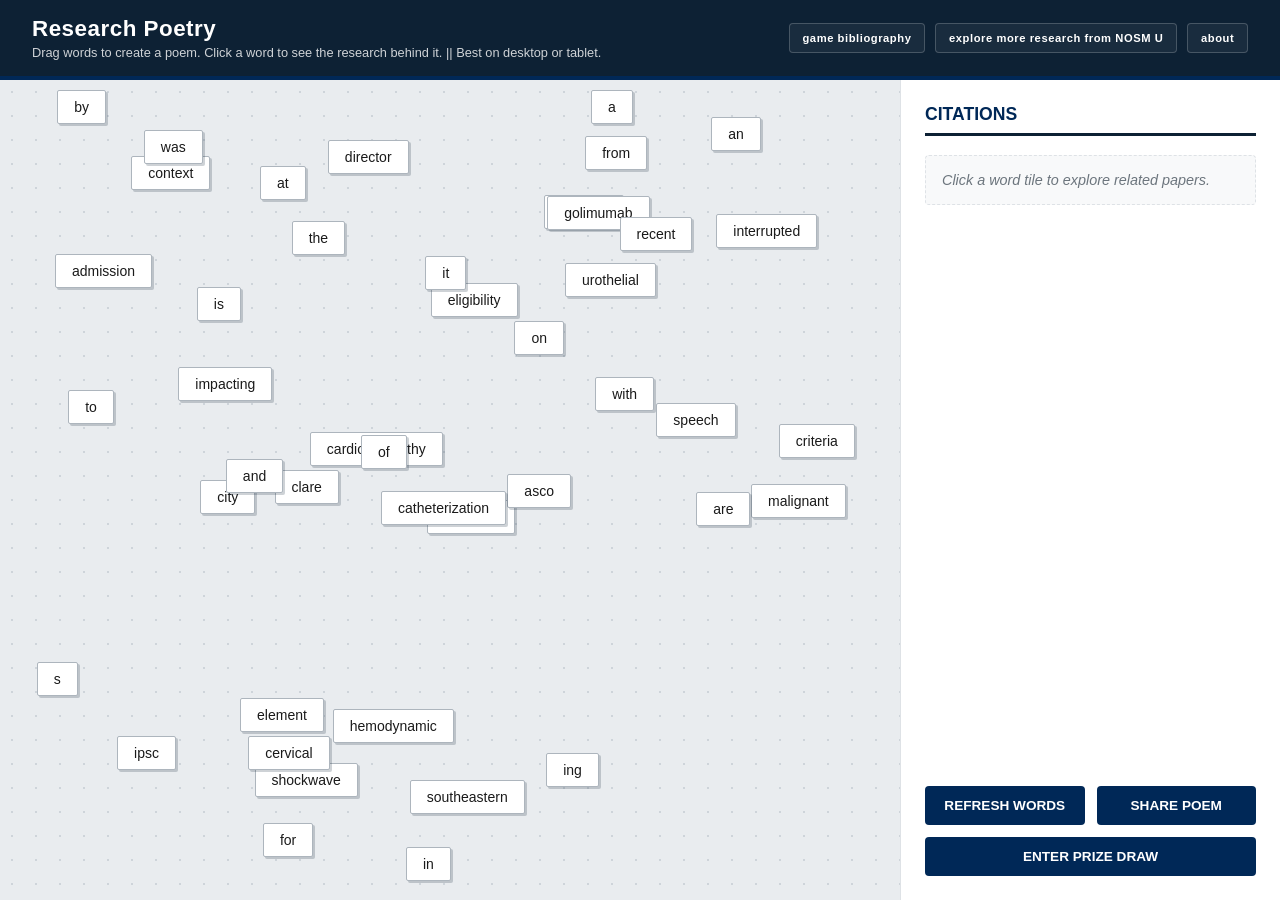
<file: index.html>
<!DOCTYPE html>
<html lang="en">
<head>
    <meta charset="UTF-8">
    <meta name="viewport" content="width=device-width, initial-scale=1.0">
    
    <!-- EDIT: Change this text to appear in the browser tab -->
    <title>Research Poetry | NOSM University</title>
    
    <link rel="stylesheet" href="style.css">
</head>
<body>

<header>
    <div class="header-branding">
        <h1>Research Poetry</h1>
        <p>Drag words to create a poem. Click a word to see the research behind it. || Best on desktop or tablet.</p>
    </div>

    <nav class="header-nav" aria-label="Secondary Navigation">
        <div class="nav-container">
            <a href="bibliography.html" target="_blank">game bibliography</a>

            <!-- EDIT: Update these links to point to your institution's resources -->
            <a href="https://libraryguides.nosm.ca/AnnFacPubs" target="_blank">explore more research from NOSM U</a>
            <a href="https://github.com/erica-finch/research-poetry" target="_blank">about</a>
            
        </div>
    </nav>
</header>

<main id="game-container">
    <div id="workspace" aria-label="Poetry Workspace"></div>

    <aside id="info-panel">
        <section class="citation-section">
            <h2>Citations</h2>
            <div id="citation-display">
                <p class="placeholder">Click a word tile to explore related papers.</p>
                <ul id="citation-list"></ul>
            </div>
        </section>
        
        <div class="controls">
            <button type="button" id="refresh-btn">Refresh Words</button>
            <button type="button" id="share-btn">Share Poem</button>
            <!-- EDIT: Change the link to your own entry form. If you're not running a contest, remove this line. Remove the corresponding lines in style.css as well -->
            <a href="https://nosm.libwizard.com/f/poetry_draw" target="_blank" class="contest-btn">Enter Prize Draw</a>
        </div>
    </aside>
</main>

<script src="script.js"></script>
</body>
</html>
</file>
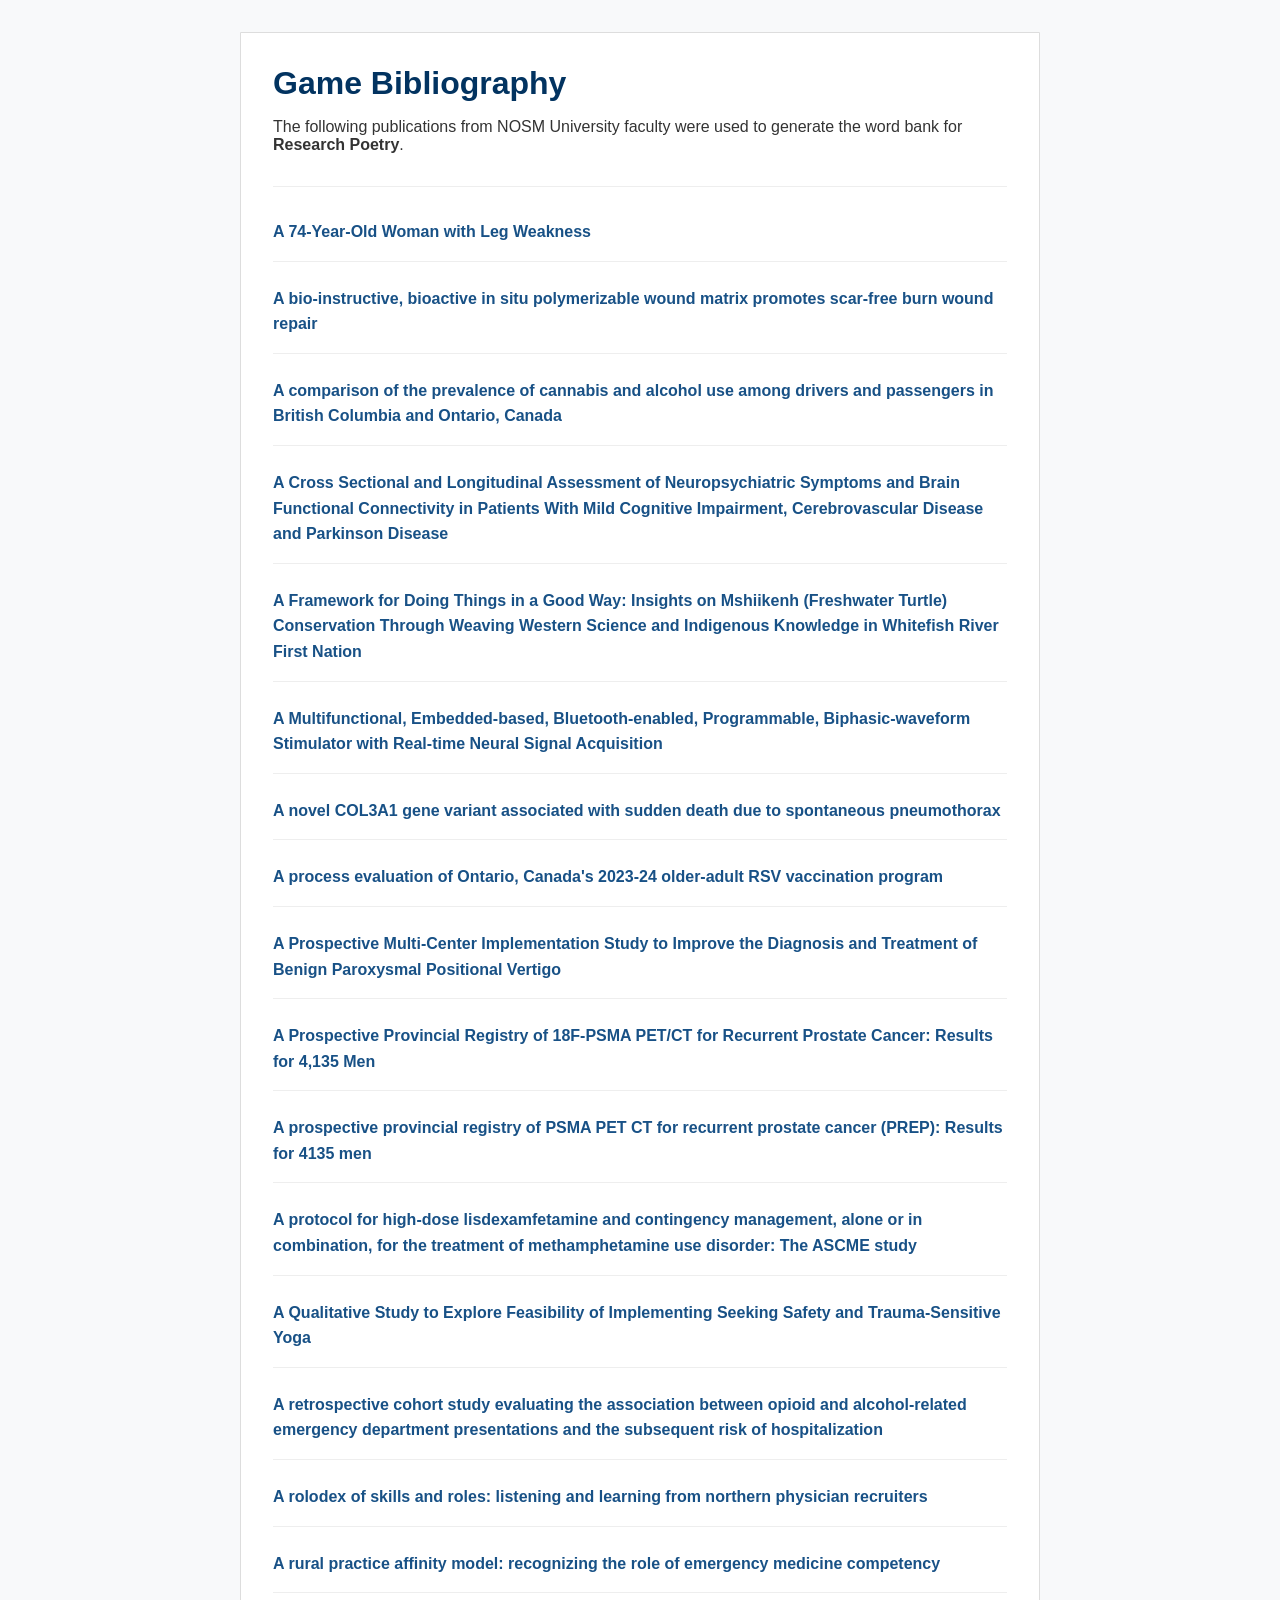
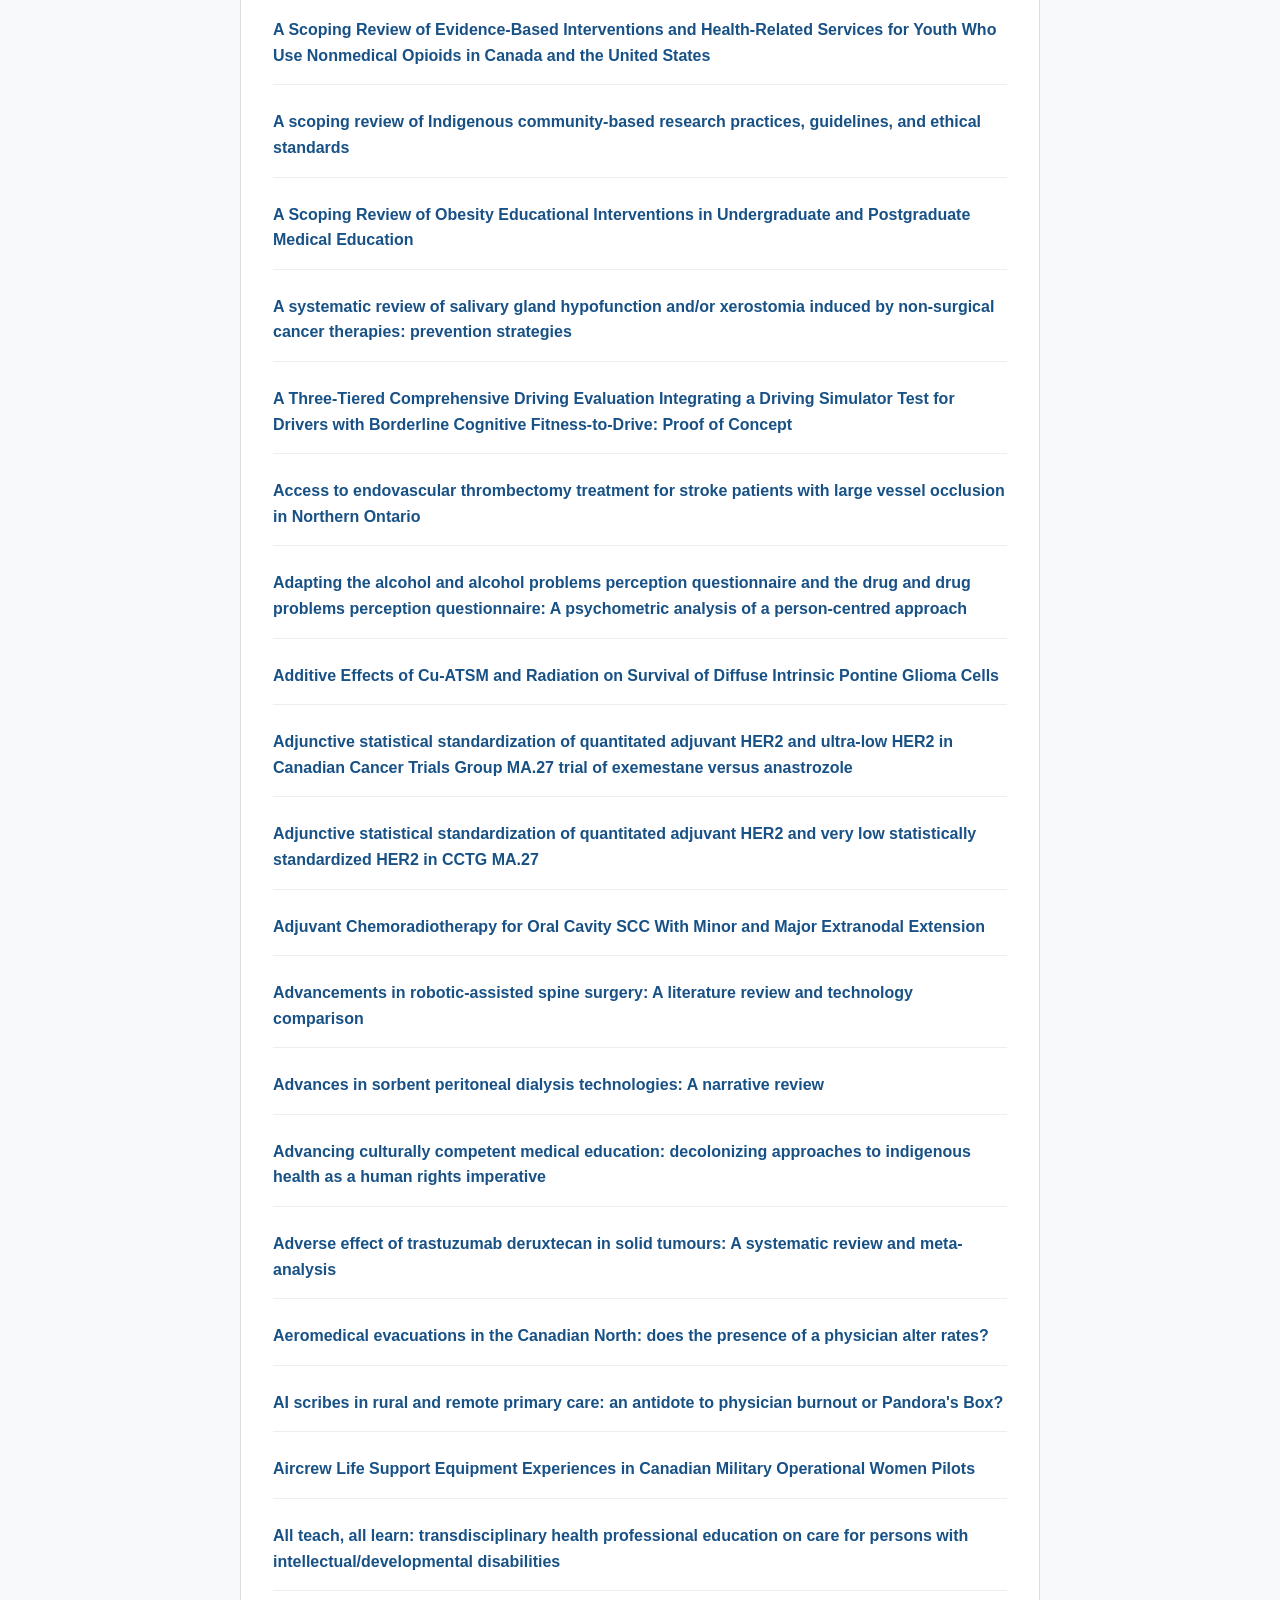
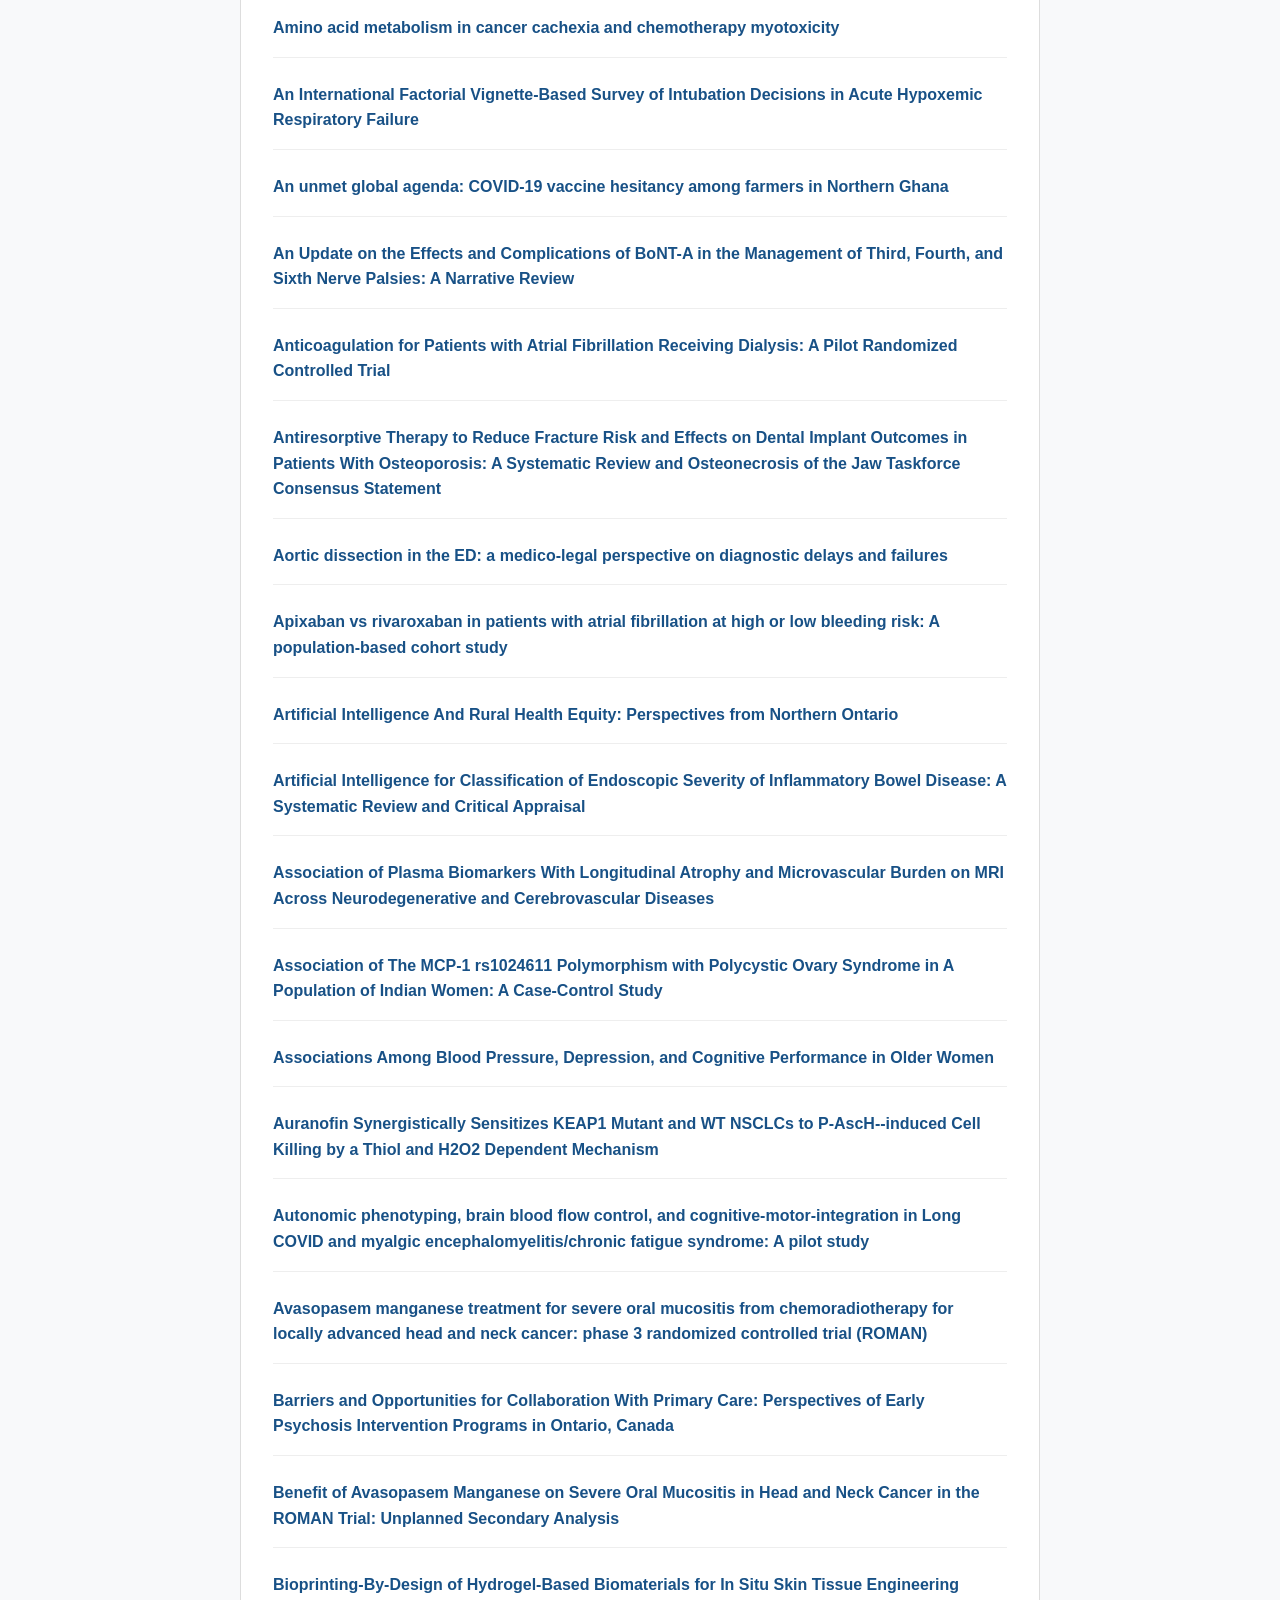
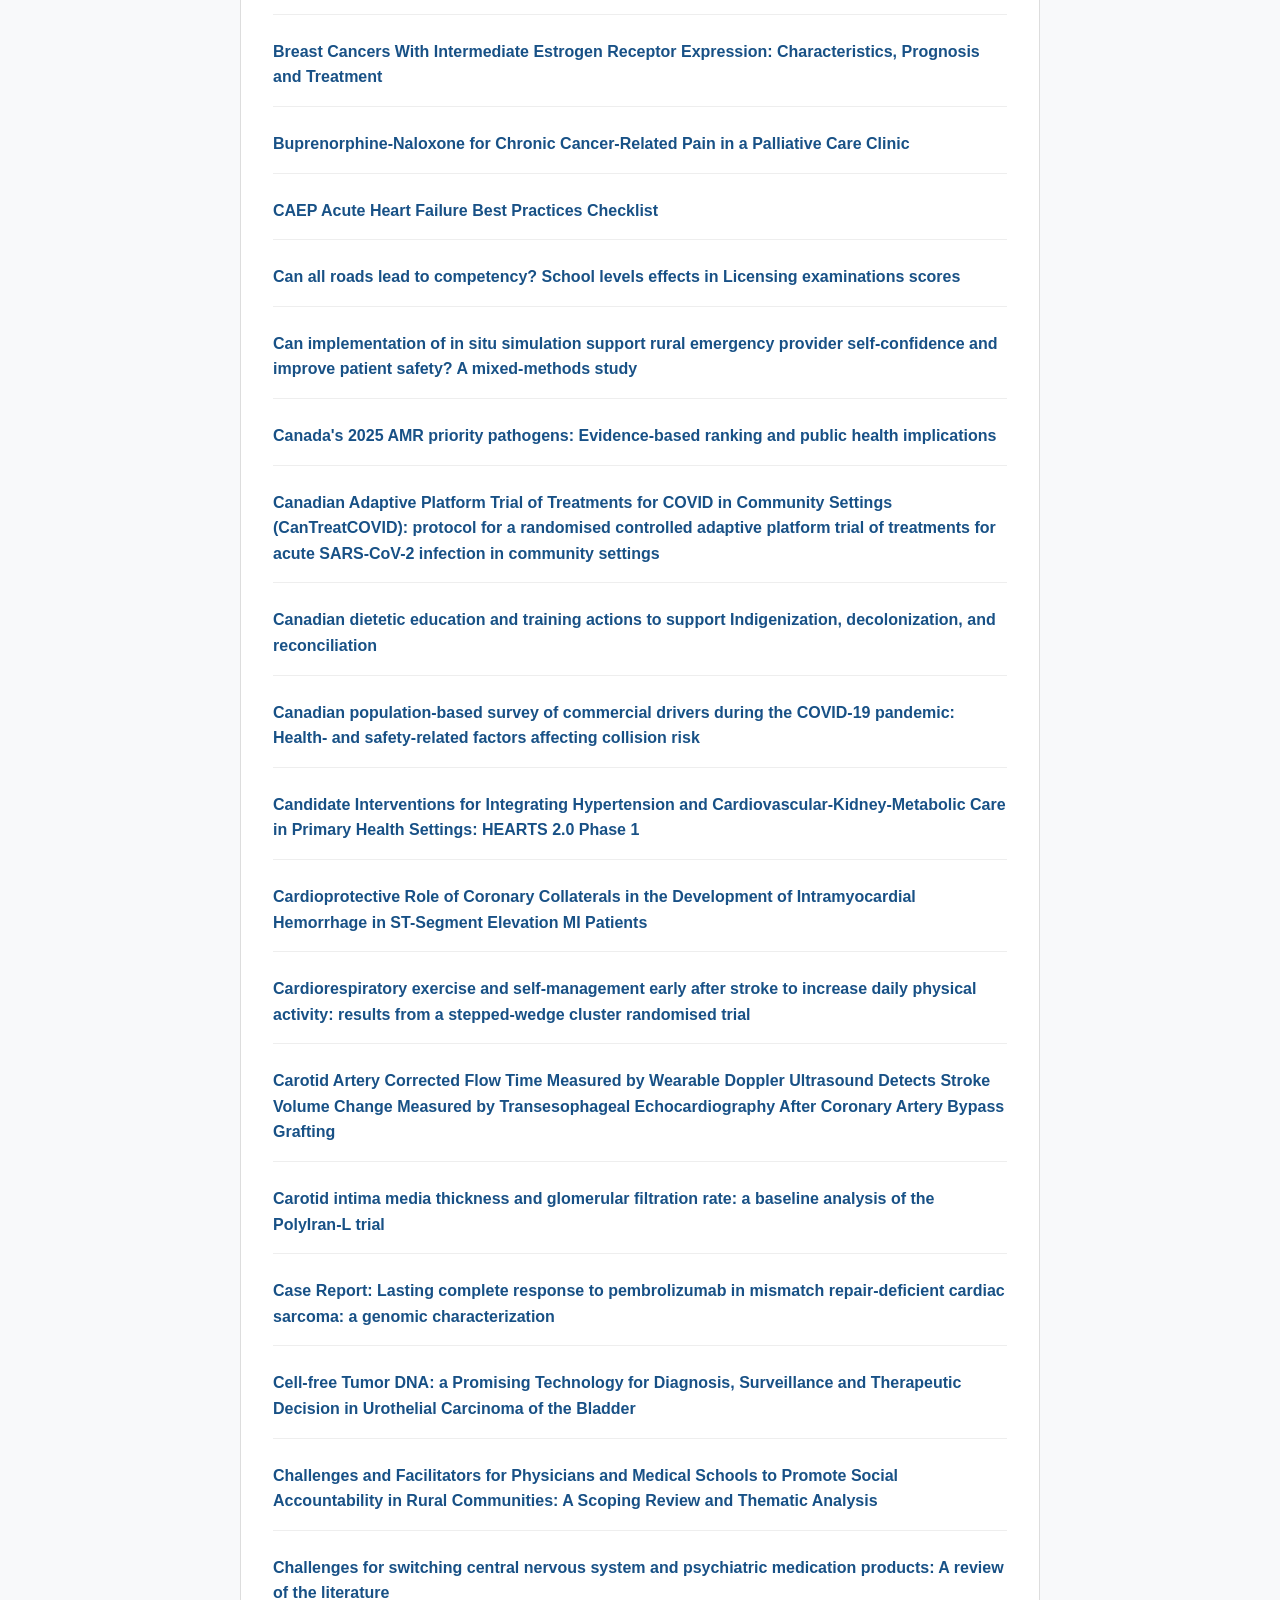
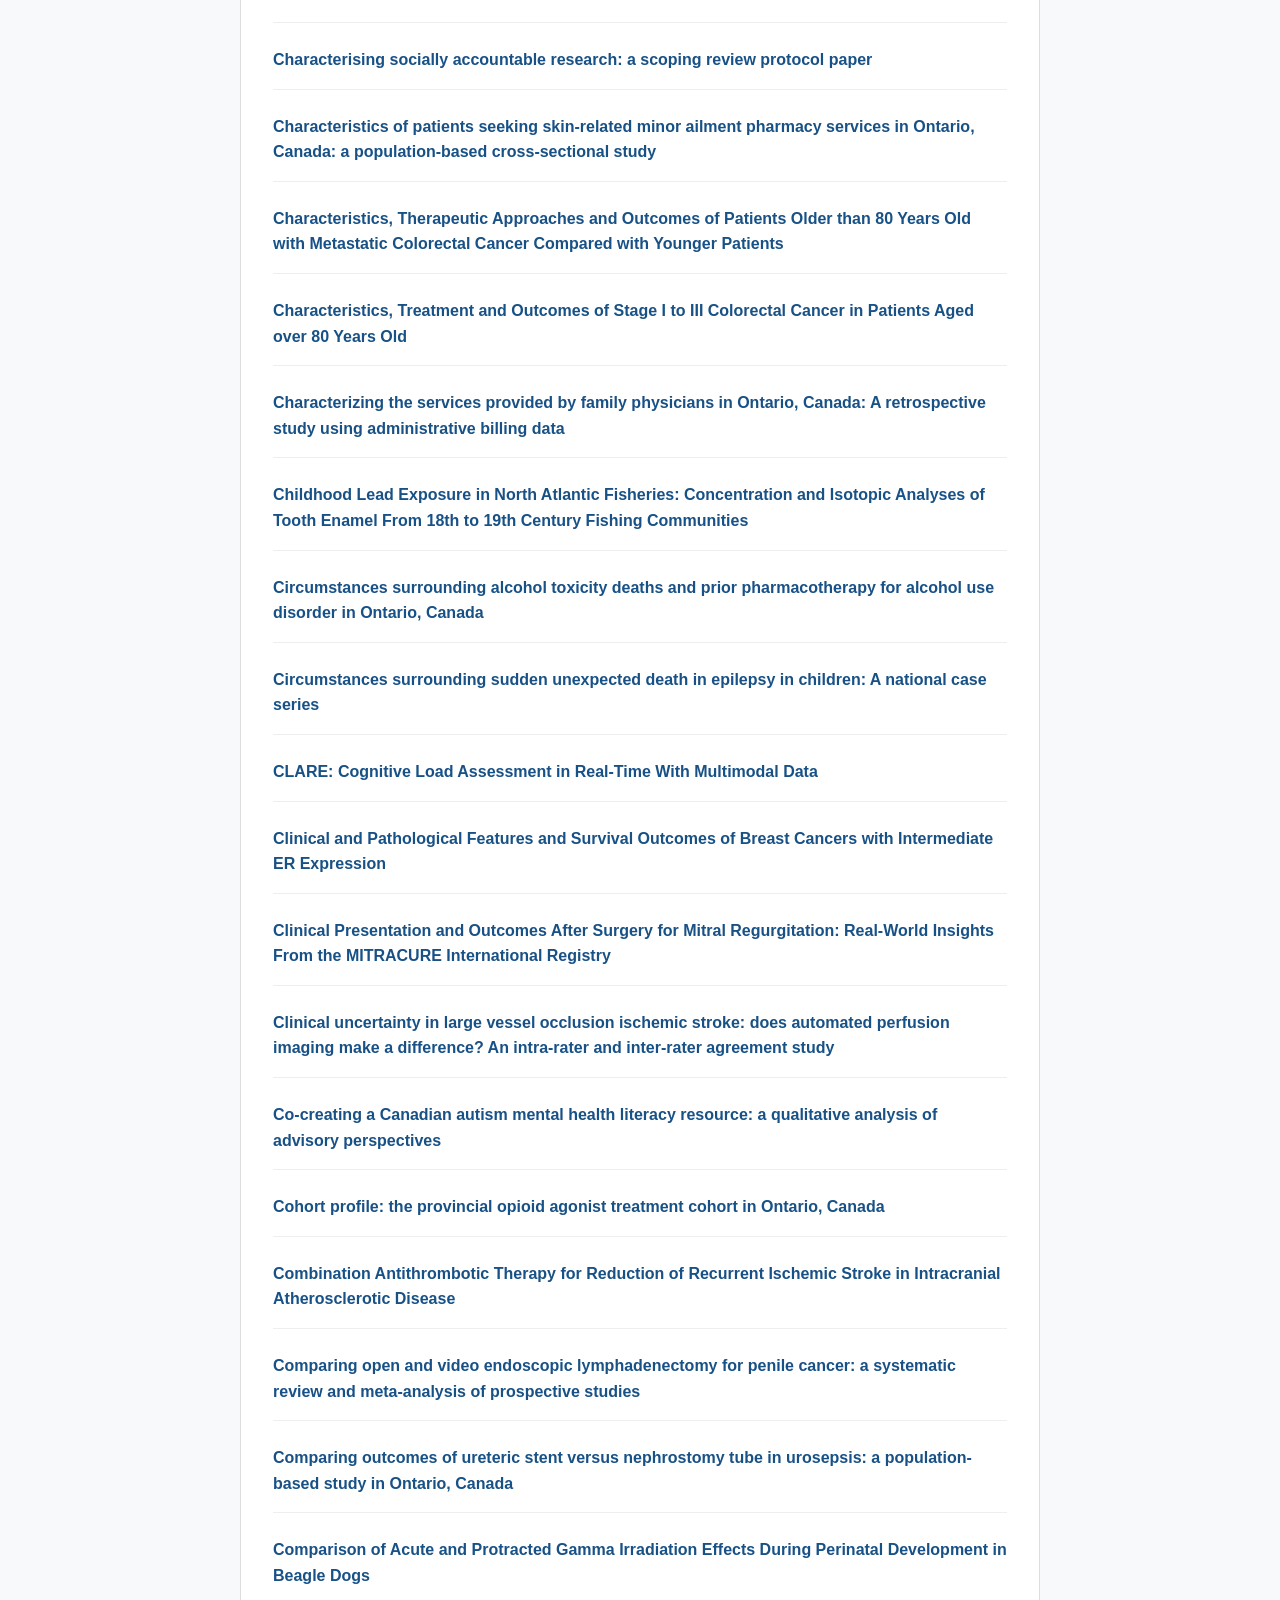
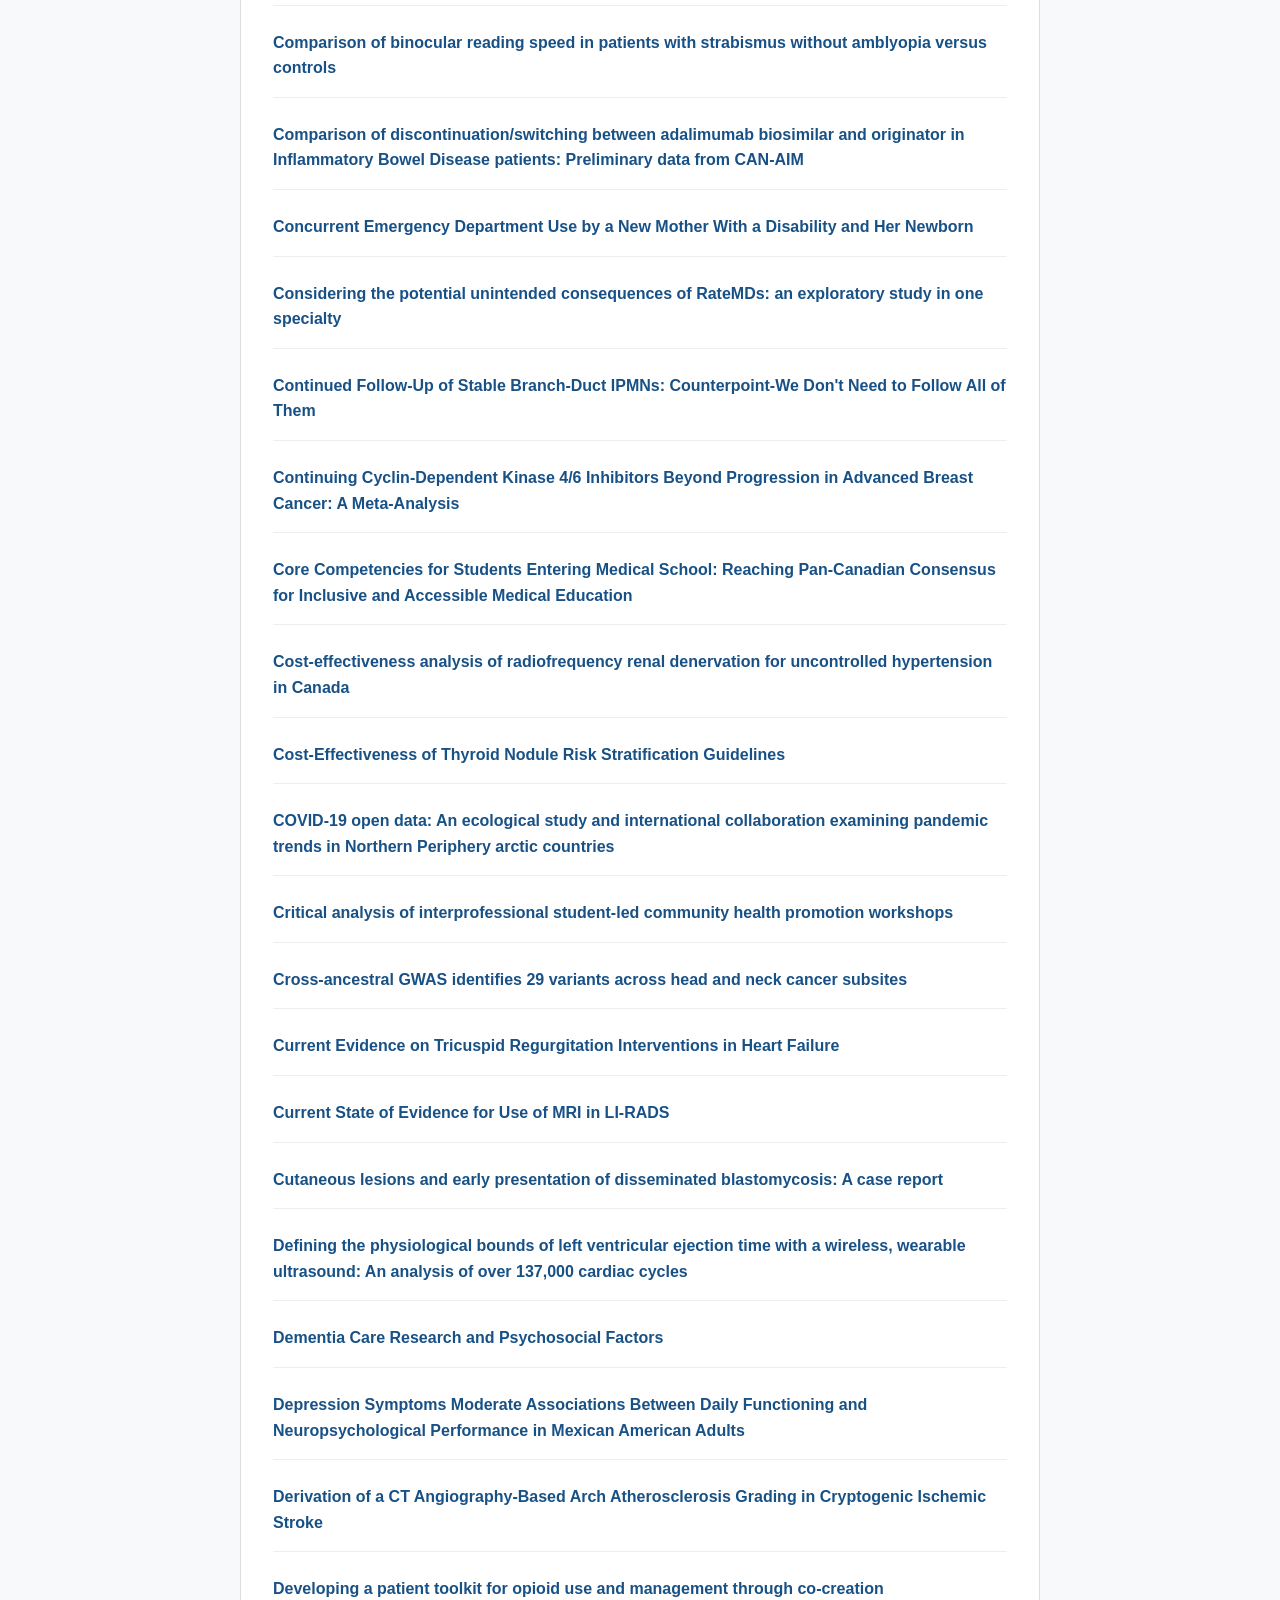
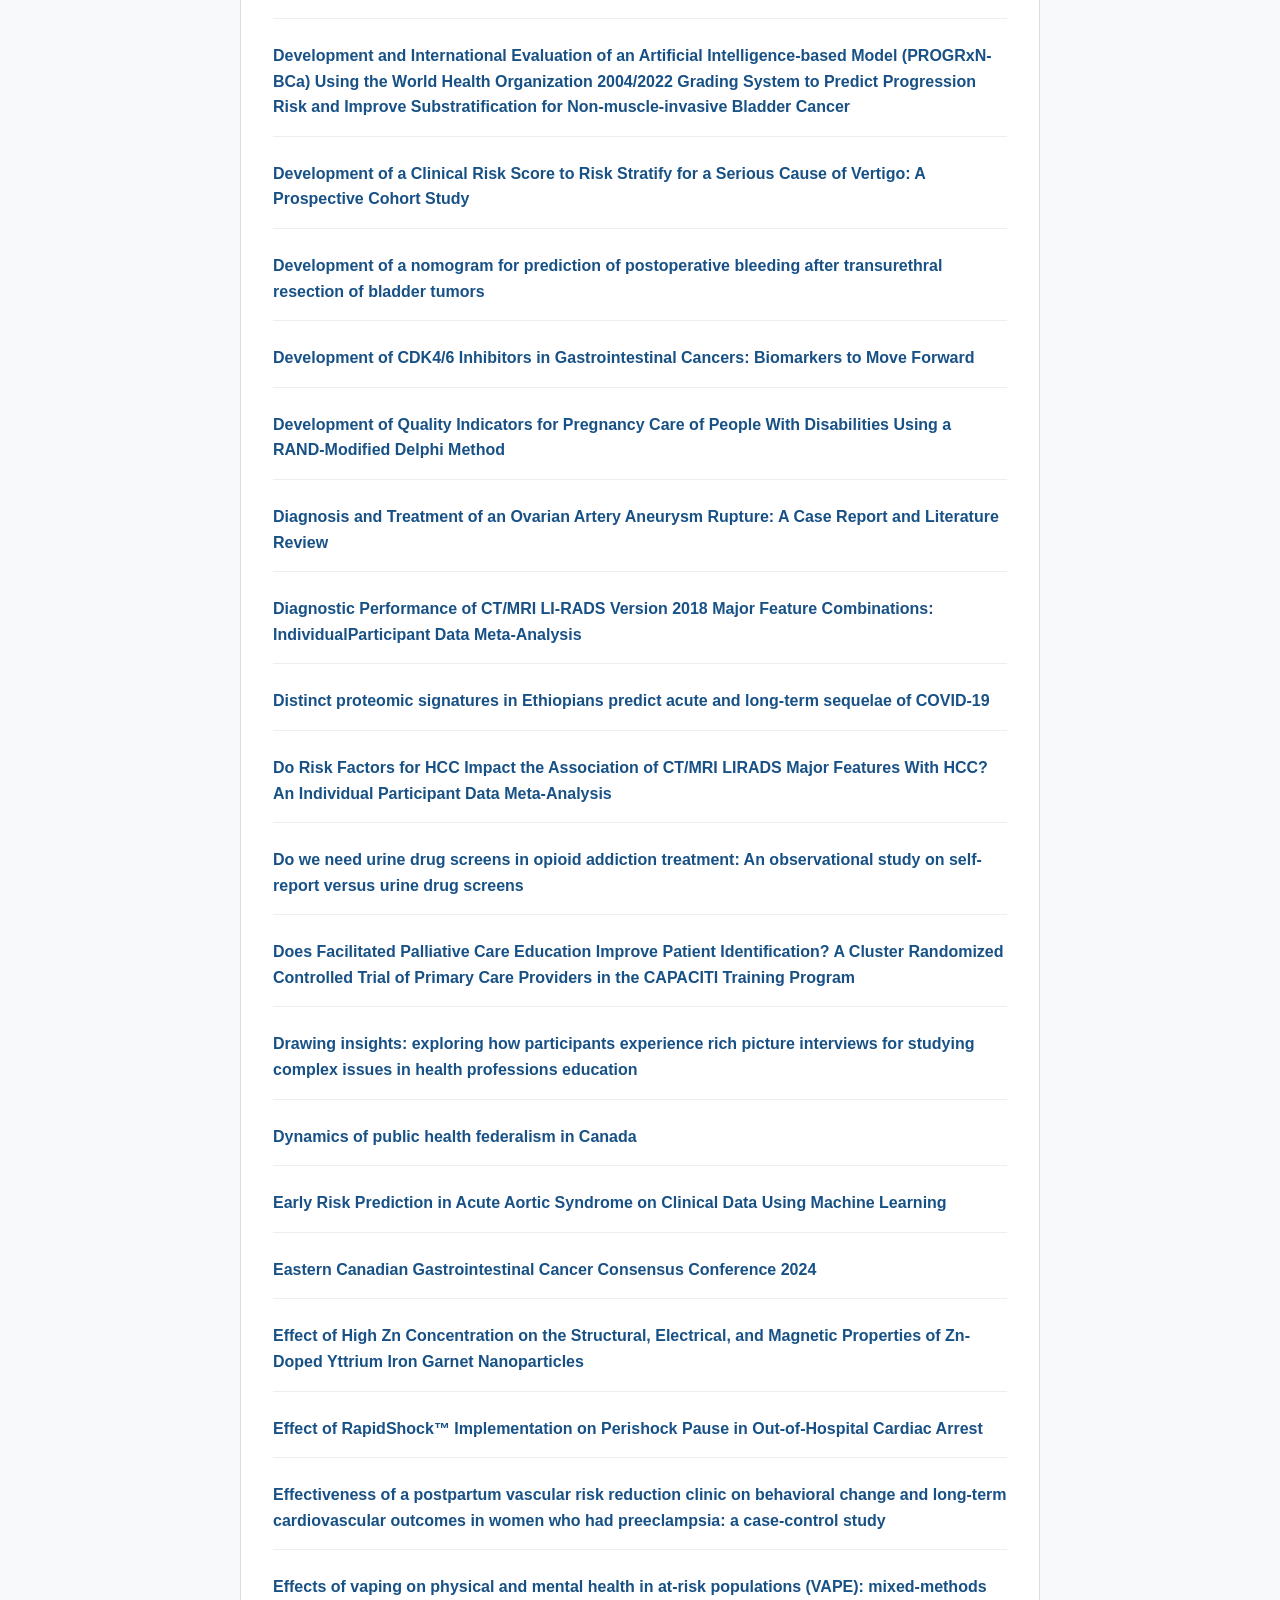
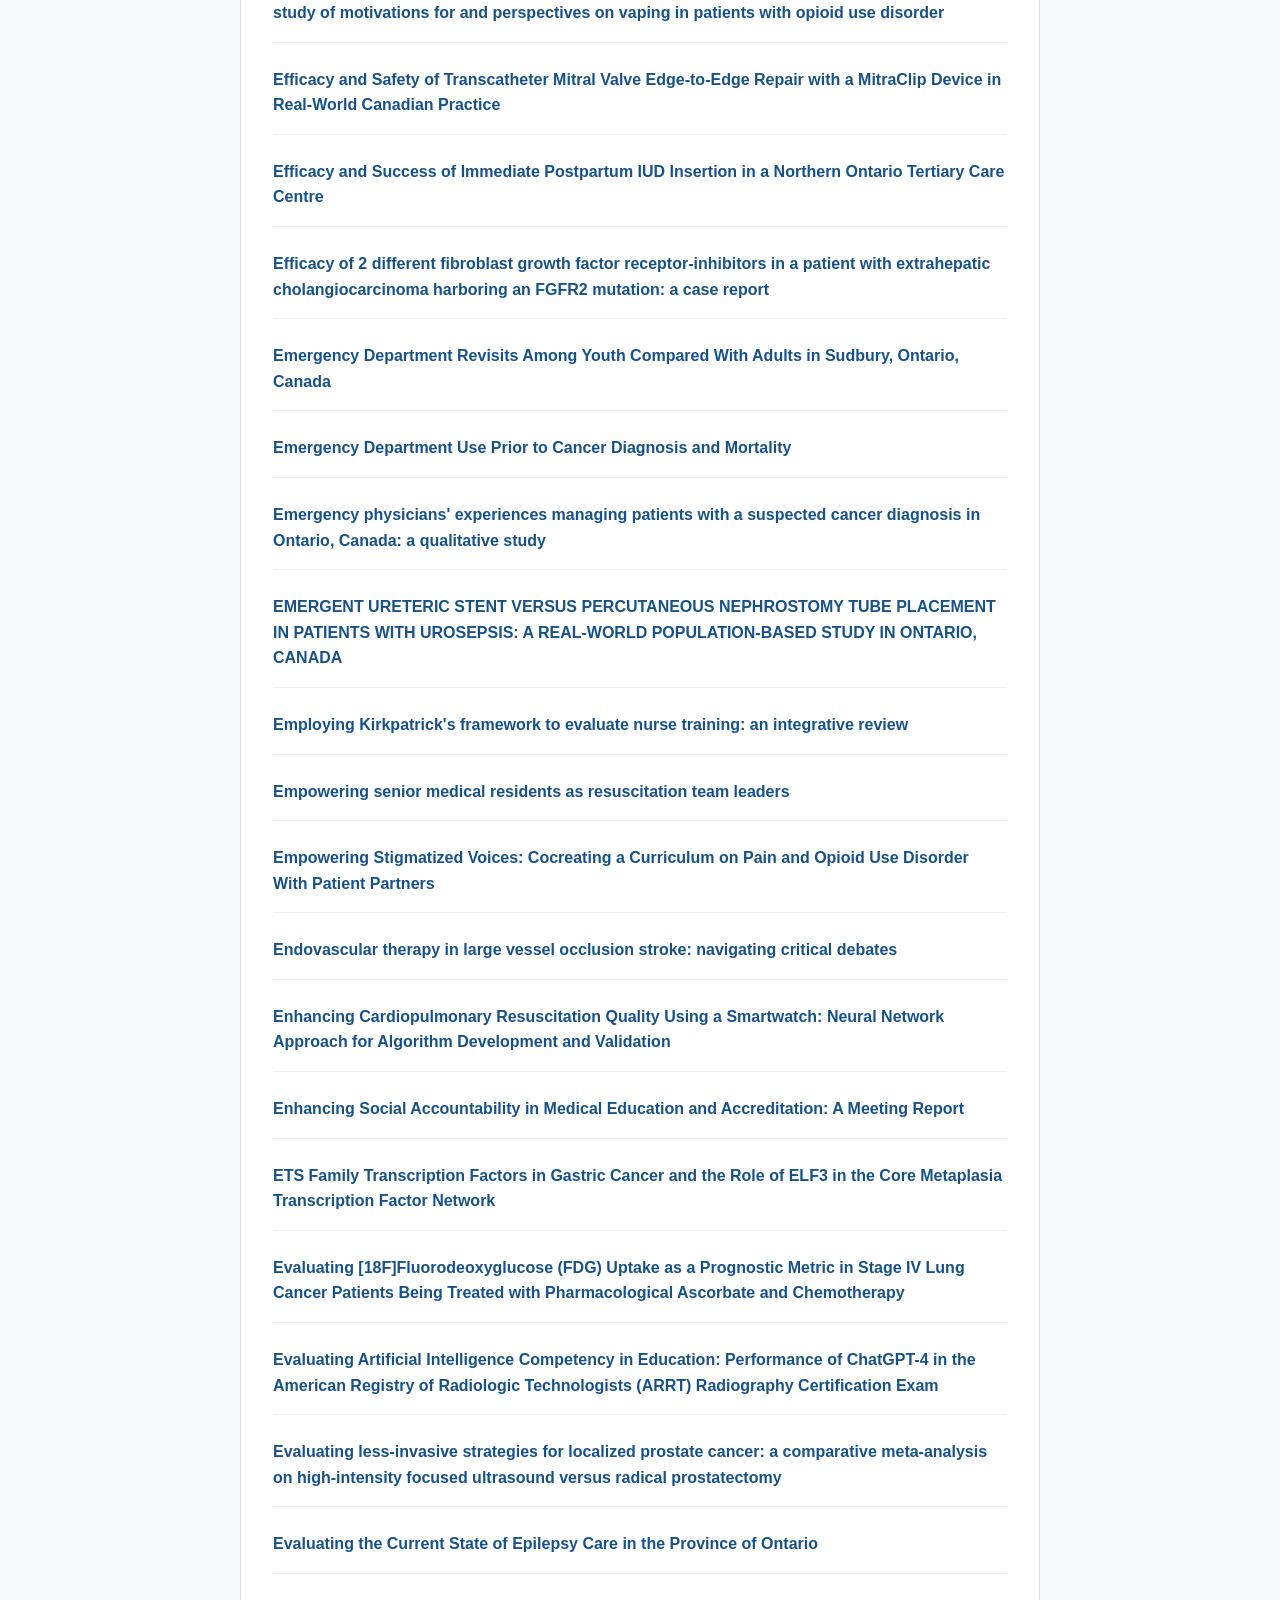
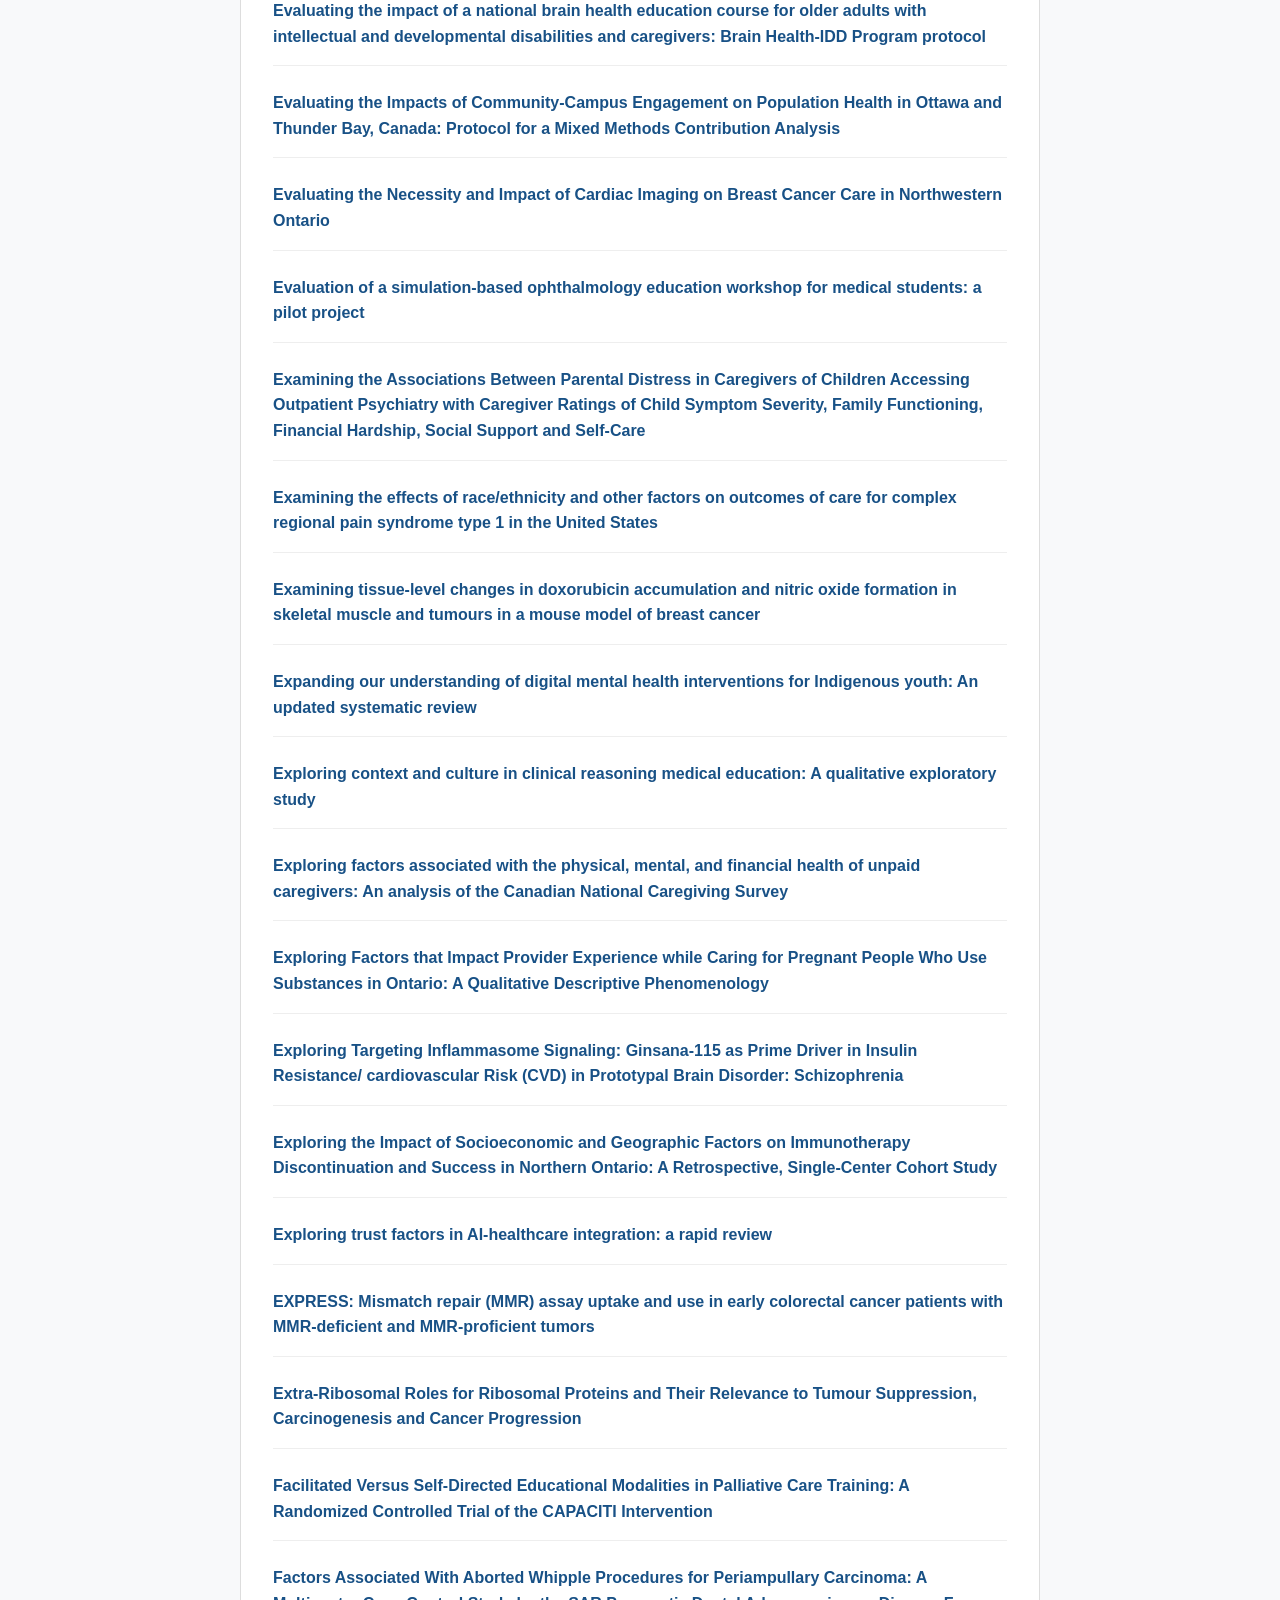
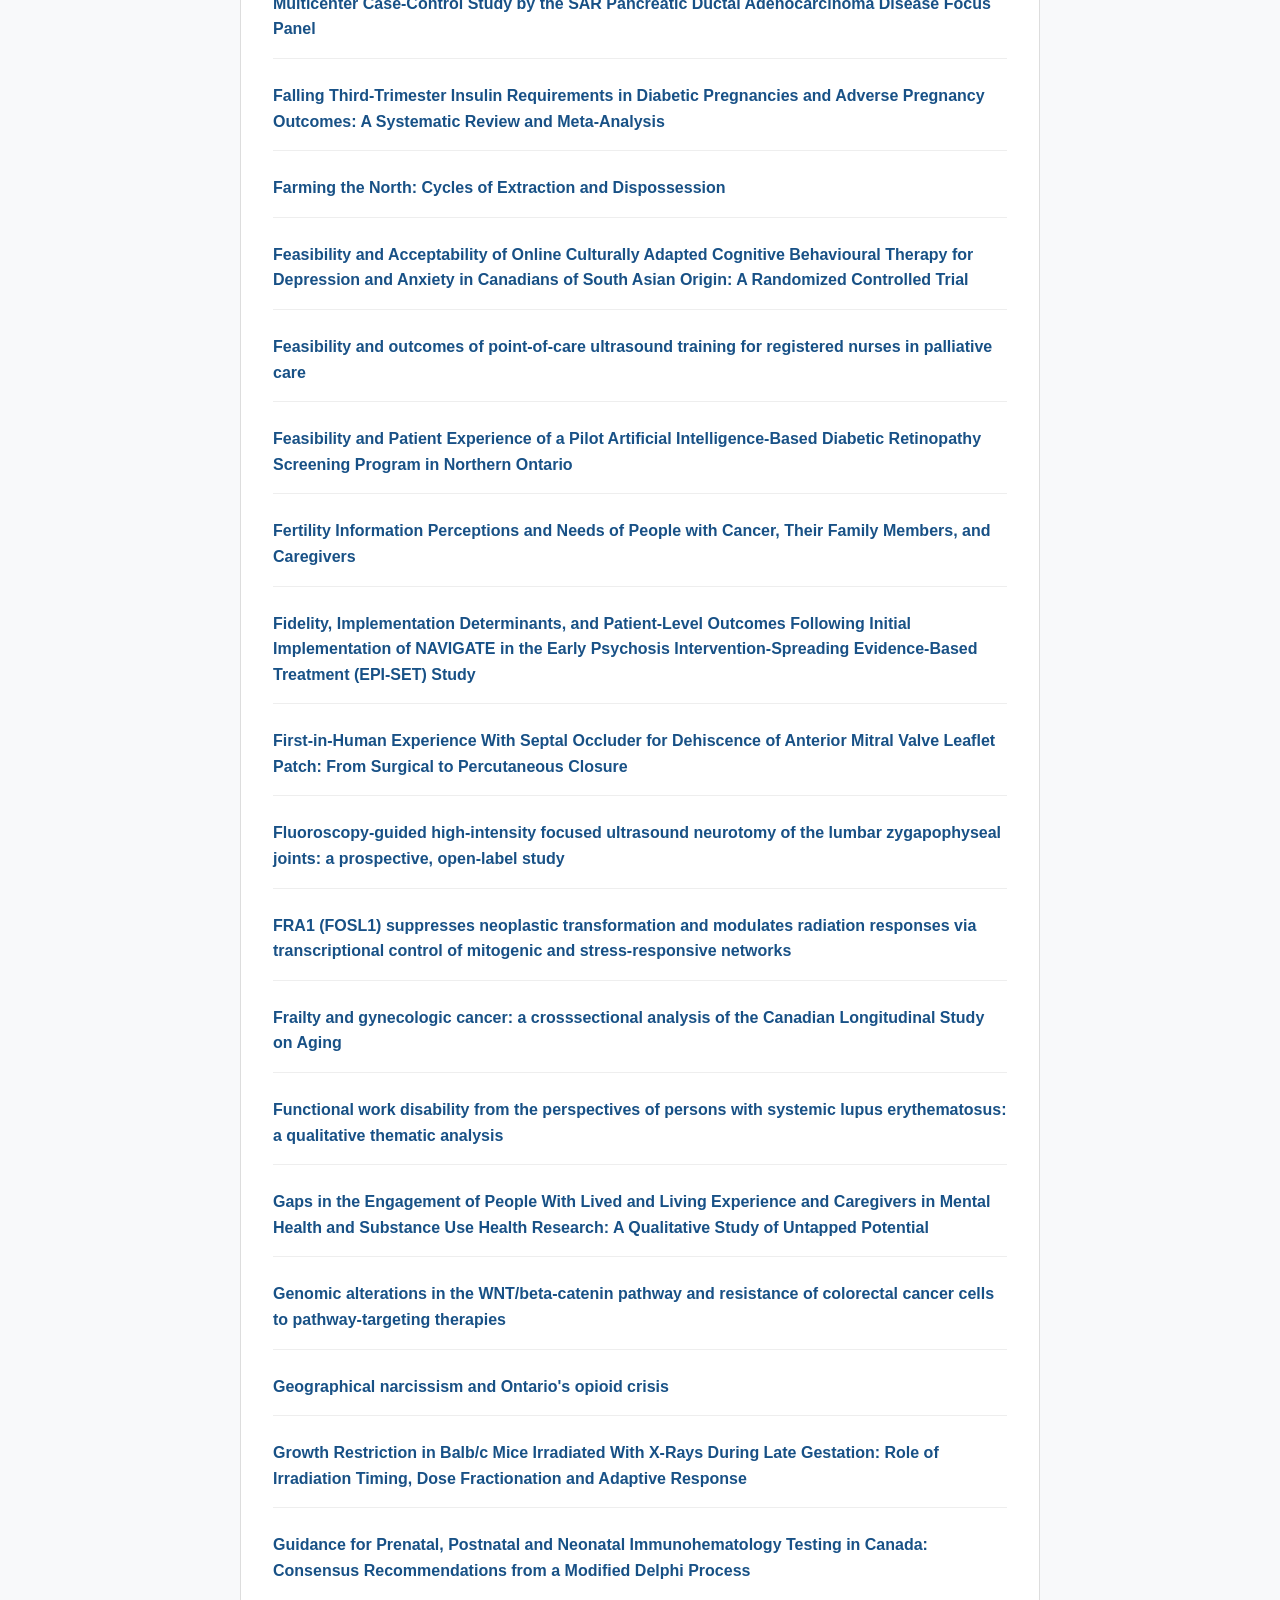
<file: bibliography.html>
<!DOCTYPE html>
<html lang="en">
<head>
    <meta charset="UTF-8">
    <meta name="viewport" content="width=device-width, initial-scale=1.0">
    
    <!--EDIT: Update the text below for your own institutional context-->
    <title>Bibliography | Research Poetry | NOSM University</title>
    
    <link rel="stylesheet" href="style.css">
    <style>
        /* Specific overrides for a readable list */
        body { overflow-y: auto; height: auto; padding: 2rem; }
        .bib-container { max-width: 800px; margin: 0 auto; background: white; padding: 2rem; border: 1px solid #ddd; }
        h1 { color: #023360; margin-bottom: 1rem; }
        ul { list-style: none; }
        li { margin-bottom: 1.5rem; line-height: 1.6; border-bottom: 1px solid #eee; padding-bottom: 1rem; }
        a { color: #185186; text-decoration: none; font-weight: bold; }
        a:hover { text-decoration: underline; }
    </style>
</head>
<body>
    <div class="bib-container">
        <h1>Game Bibliography</h1>

        <!--EDIT: Update the text below for your own institutional context-->
        <p>The following publications from NOSM University faculty were used to generate the word bank for <strong>Research Poetry</strong>.</p>
        <hr style="margin: 2rem 0; border: 0; border-top: 1px solid #eee;">
        <ul id="full-bibliography-list">
            <li>Loading research data...</li>
        </ul>
        <p style="margin-top: 3rem;"><a href="index.html">← Back to the Game</a></p>
    </div>

    <script>
        // Fetch and display the citations
        async function loadBibliography() {
            try {
                const response = await fetch('./data/word_data.json');
                const wordIndex = await response.json();
                const bibList = document.getElementById('full-bibliography-list');
                
                // Use a Map to get unique citations by DOI
                const allCitations = new Map();
                Object.values(wordIndex).forEach(citations => {
                    citations.forEach(c => {
                        allCitations.set(c.doi, c.title);
                    });
                });

                bibList.innerHTML = ''; // Clear loading message

                // Sort titles alphabetically
                const sortedCitations = Array.from(allCitations).sort((a, b) => a[1].localeCompare(b[1]));

                sortedCitations.forEach(([doi, title]) => {
                    const li = document.createElement('li');
                    li.innerHTML = `<a href="${doi}" target="_blank">${title}</a>`;
                    bibList.appendChild(li);
                });
            } catch (error) {
                console.error("Error loading bibliography:", error);
            }
        }
        loadBibliography();
    </script>
</body>
</html>
</file>
<file: style.css>
/* 1. Global Setup */
* {
    box-sizing: border-box;
    margin: 0;
    padding: 0;
}

body {
    /* EDIT: Change fonts here to match your institution's style guide */
    font-family: -apple-system, BlinkMacSystemFont, "Segoe UI", Roboto, Helvetica, Arial, sans-serif;
    background-color: #f8f9fa;
    color: #333;
    display: flex;
    flex-direction: column;
    height: 100vh;
    overflow: hidden;
}

/* 2. Unified Header (Consolidated Branding & Nav) */
header {
    /* EDIT: Replace #0d2134 (Dark Blue) with your primary institutional color */
    background-color: #0d2134; 
    color: #ffffff;
    padding: 1rem 2rem;
    display: flex;
    flex-direction: column;
    align-items: center;
    gap: 1rem;
    /* EDIT: Replace #002857 (Light Blue) with your secondary accent color */
    border-bottom: 4px solid #002857; 
    z-index: 10;
}

/* Row layout for desktop */
@media (min-width: 850px) {
    header {
        flex-direction: row;
        justify-content: space-between;
        text-align: left;
    }
}

.header-branding {
    text-align: center;
}

@media (min-width: 850px) {
    .header-branding {
        text-align: left;
    }
}

.header-branding h1 {
    font-size: 1.4rem;
    margin-bottom: 0.2rem;
    letter-spacing: 0.5px;
}

.header-branding p {
    font-size: 0.8rem;
    opacity: 0.8;
    font-weight: 300;
}

/* Nav Links as UI Buttons */
.nav-container {
    display: flex;
    flex-wrap: wrap;
    justify-content: center;
    gap: 10px;
}

.header-nav a {
    color: #ffffff;
    text-decoration: none;
    font-size: 0.7rem;
    font-weight: 600;
    padding: 0.5rem 0.8rem;
    background-color: rgba(255, 255, 255, 0.05);
    border: 1px solid rgba(255, 255, 255, 0.2);
    border-radius: 4px;
    letter-spacing: 0.05em;
    transition: all 0.2s ease;
}

.header-nav a:hover {
    /* EDIT: Hover color for navigation buttons */
    background-color: #002857;
    border-color: #002857;
    filter: brightness(1.5);
}

/* 3. Main Content Area */
#game-container {
    display: flex;
    flex: 1;
    overflow: hidden;
}

@media (max-width: 768px) {
    #game-container {
        flex-direction: column;
        overflow-y: auto;
    }
}

/* 4. The Workspace (The Fridge) */
#workspace {
    position: relative;
    flex: 1;
    /* EDIT: Change background color of the 'fridge' here */
    background-color: #e9ecef;
    background-image: radial-gradient(#ced4da 1px, transparent 1px);
    background-size: 24px 24px;
    overflow: hidden;
    cursor: default;
}

@media (max-width: 768px) {
    #workspace {
        height: 55vh;
        min-height: 400px;
        border-bottom: 1px solid #dee2e6;
    }
}

/* 5. Magnetic Tiles */
.tile {
    position: absolute;
    padding: 8px 16px;
    background-color: #ffffff;
    color: #1a1a1a;
    border: 1px solid #adb5bd;
    border-radius: 2px;
    font-size: 14px;
    font-weight: 500;
    cursor: grab;
    user-select: none;
    /* EDIT: Change the tile's shadow color to match your brand */
    box-shadow: 2px 2px 0px rgba(13, 33, 52, 0.2); 
    white-space: nowrap;
    touch-action: none;
    transition: transform 0.05s ease, box-shadow 0.1s ease;
}

.tile:active {
    cursor: grabbing;
    box-shadow: 4px 4px 12px rgba(0,0,0,0.15);
    z-index: 2000 !important;
    transform: scale(1.05);
}

/* 6. Sidebar (Info Panel) */
#info-panel {
    width: 380px;
    background-color: #ffffff;
    border-left: 1px solid #dee2e6;
    display: flex;
    flex-direction: column;
    padding: 1.5rem;
    overflow-y: auto;
}

@media (max-width: 768px) {
    #info-panel {
        width: 100%;
        height: auto;
        border-left: none;
    }
}

#info-panel h2 {
    font-size: 1.1rem;
    margin-bottom: 1.2rem;
    /* EDIT: Sidebar heading color */
    color: #002857; 
    /* EDIT: Sidebar heading underline color */
    border-bottom: 3px solid #0d2134; 
    padding-bottom: 0.5rem;
    text-transform: uppercase;
}

.placeholder {
    color: #6c757d;
    font-style: italic;
    font-size: 0.9rem;
    background: #f8f9fa;
    padding: 1rem;
    border-radius: 4px;
    border: 1px dashed #dee2e6;
}

#citation-list li {
    margin-bottom: 1.2rem;
    list-style: none;
    border-bottom: 1px solid #f1f3f5;
    padding-bottom: 0.8rem;
}

#citation-list a {
    /* EDIT: Link color in the citation list */
    color: #002857;
    text-decoration: none;
    font-weight: 600;
    font-size: 0.95rem;
}

#citation-list a:hover {
    text-decoration: underline;
}

/* 7. Controls */
.controls {
    margin-top: auto;
    display: grid;
    grid-template-columns: 1fr 1fr;
    gap: 12px;
    padding-top: 1.5rem;
}

button {
    padding: 12px;
    border: none;
    border-radius: 4px;
    cursor: pointer;
    font-weight: 700;
    font-size: 0.85rem;
    text-transform: uppercase;
    transition: all 0.2s;
}

#refresh-btn {
    /* EDIT: 'Refresh' button color */
    background-color: #002857;
    color: white;
}

#share-btn {
    /* EDIT: 'Share' button color */
    background-color: #002857;
    color: white;
}

button:hover {
    filter: brightness(1.5);
}

.contest-btn { /* EDIT: You can remove this block if you are not running a contest. Also remove the Contest button from index.html. */
    grid-column: span 2;
    background-color: #002857; /* EDIT: A different color to make it pop */
    color: white;
    text-align: center;
    text-decoration: none;
    display: flex;
    align-items: center;
    justify-content: center;
    padding: 12px;
    border: none;
    border-radius: 4px;
    cursor: pointer;
    font-weight: 700;
    font-size: 0.85rem;
    text-transform: uppercase;
    transition: all 0.2s;
}

.contest-btn:hover {
    filter: brightness(1.5);
}
</file>
